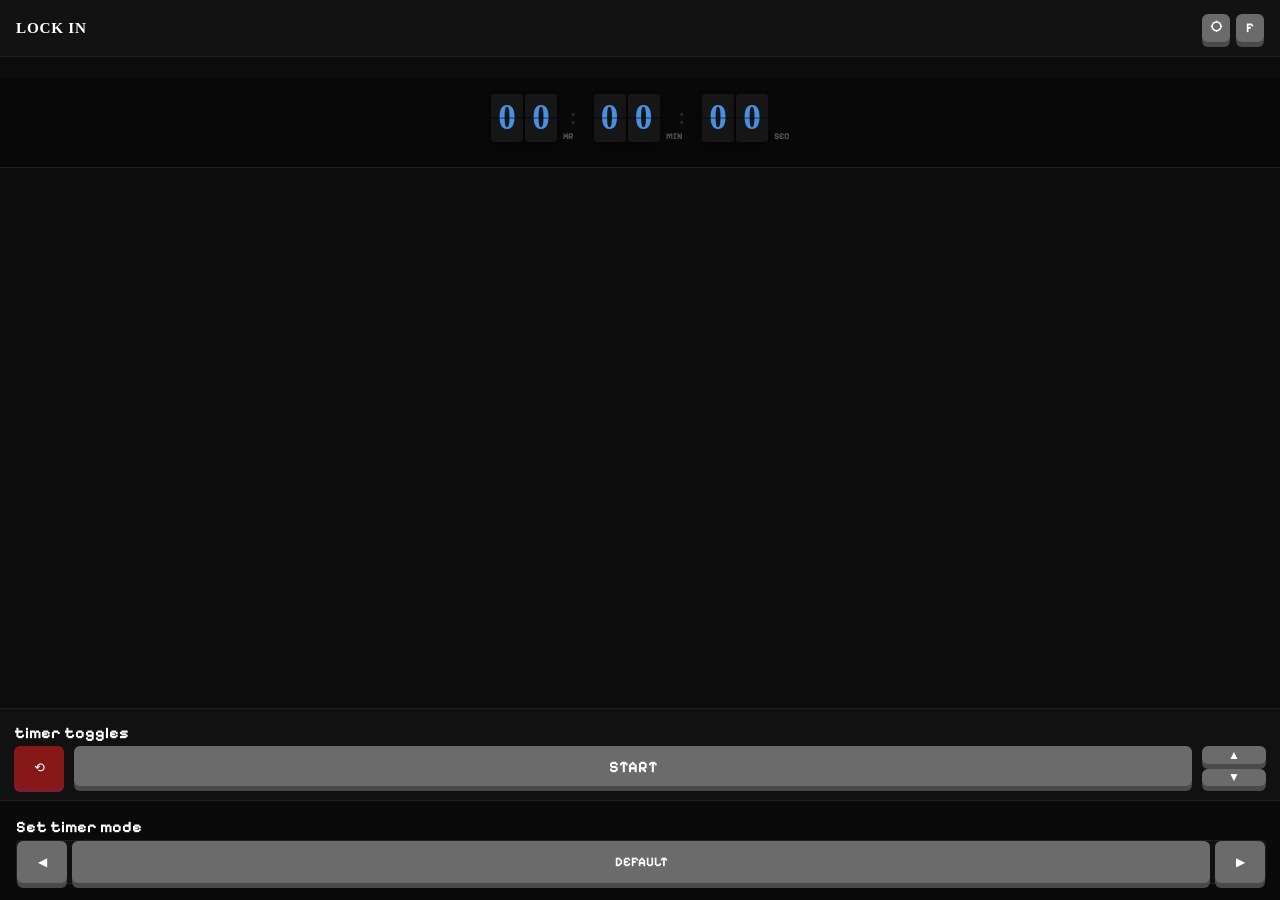
<file: index.html>
<!DOCTYPE html>
<html lang="en">
<head>
    <meta charset="UTF-8">
    <meta name="viewport" content="width=device-width, initial-scale=1.0">
    <link rel="stylesheet" href="style.css">
    <title>Lock In</title>
</head>
<body>

    <div class="announcement hidden">
        <div class="vertical-placement">
            <span class="warning title"></span>
            <hr class="line">
            <p class="description" id="desc_text"></p>
            <button class="dismiss-btn proceed-btn btn-depth">Got it!</button>
        </div>
    </div>
    <div class="tooltip-bubble"></div>
    <!--Main Hub-->
    <main class="main_hub" id="main-view">
        <div class="accessory-container">
            <div class="title-wrapper">
                <h3 class="title">LOCK IN</h3>
            </div>
            <div class="pair-button">
                <button class="Setting-btn button-accessory btn-depth tip "  info-tip="Open a setting menu" aria-label="Open Settings">🌣</button>
                <button class="Feedback-btn button-accessory btn-depth tip " info-tip="Open a feedback tab" aria-label="Open Feedback">F</button>
            </div>
        </div>

        <div class="timer-container">
          
            <div class="overlaying-layer">
                <div class="digits-format-group">
                    <div class="input-pair-group tip" info-tip="Type integer down below [0-9] to modify the hours">
                        <div class="single-digit">
                            <input class="digit hr" id="text1" type="text" inputmode="numeric" min="0" max="9" maxlength="1" value="0">
                        </div>
                        <div class="single-digit">
                            <input class="digit hr" id="text2" type="text" inputmode="numeric" min="0" max="9" maxlength="1" value="0">
                        </div>
                    </div>
                    <span class="digit-txt">hr</span> 
                </div>

                <span class="colon-separator">:</span>    
                
                <div class="digits-format-group">
                    <div class="input-pair-group tip" info-tip="Type integer down below [0-5/9] to modify the minutes">
                        <div class="single-digit">
                            <input class="digit min" id="text3" type="text" inputmode="numeric" min="0" max="5" maxlength="1" value="0">
                        </div>
                        <div class="single-digit">
                            <input class="digit min" id="text4" type="text" inputmode="numeric" min="0" max="9" maxlength="1" value="0">
                        </div>
                    </div>
                    <span class="digit-txt">min</span>
                </div>
                
                <span class="colon-separator">:</span>  

                <div class="digits-format-group">
                    <div class="input-pair-group tip" info-tip="Type integer down below [0-5/9] to modify the seconds">
                        <div class="single-digit">
                            <input class="digit sec" id="text5" type="text" inputmode="numeric" min="0" max="5" maxlength="1" value="0">
                        </div>
                        <div class="single-digit">
                            <input class="digit sec" id="text6" type="text" inputmode="numeric" min="0" max="9" maxlength="1" value="0">
                        </div>
                    </div>
                    <span class="digit-txt">sec</span>
                </div>
            </div>
        </div>

        <div class="pomodoro_space_occupation">
            <div class="pomo-container active-session-mode" id="pomodoro-display-mode">
                <div class="horizontal-placement"> 
                    <div class="vertical-placement">
                        <span class="text-display" id="status-msg">Next break in:</span>
                        <span class="upcoming-time" id="hub-countdown-time">-------</span>
                    </div>
                    <div class="far_right">
                        <span class="text-display">break time at:</span>
                        <span class="clock-time" id="hub-goal-timestamp">-------</span>
                    </div>
                </div>
            </div>

            <div class="pomo-container modifier-session-mode" id="pomodoro-input-mode">
                <div class="horizontal-placement"> 
                    <div class="vertical-placement">
                        <span class="text-display">Break time <br> (in minutes)</span>
                        <input class="pomo_minbr"id="min-break-input" type="text" placeholder="insert" inputmode="numeric" min="0" max="99" maxlength="2">
                    </div>
                    <div class="far_right">
                        <span class="text-display">Work session <br> (in hours)</span>
                        <input class="pomo_hrsession" id="hr-session-input" type="text" placeholder="insert" inputmode="numeric" min="0" max="9" maxlength="1">
                    </div>
                </div>
            </div>
        </div>
        

        <div class="control-panel">
            <div class="pad-up">
                <span class="text-display">timer toggles</span>
            </div>
            <div class="action-row">
                <button class="clear-timer-btn btn-depth common-btn tip" info-tip="Reset the timer values">⟲</button>
                <button class="start-btn btn-depth" id="initiate-start-btn">START</button>
                <div class="step-btn-container">
                    <button class="step-up-btn step-btn btn-depth" aria-label="Increase time">▲</button>
                    <button class="step-down-btn step-btn btn-depth" aria-label="Decrease time">▼</button>
                </div>
                
                
            </div>
            
        </div>

        <div class="mode-container">
            <div class="pad-up">
                <span class="text-display">Set timer mode</span>
            </div>
            <div class="switch-mode-group">
                <button class="nav-cycle-btn btn-depth common-btn" id="mode-left-arrow">◀</button>
                <button class="mode-display-trigger btn-depth common-btn tip" 
                info-tip="Display the current timer mode. Click the pomodoro button to intiate the setup phase." 
                id="mode-center-action">DEFAULT</button>
                <button class="nav-cycle-btn btn-depth common-btn" id="mode-right-arrow">▶</button>

            </div>
        </div>
    </main>

    <!--Setting Tab-->
    <div class="setting_hub hidden" id="settings-view">
        <div class="accessory-container">
            <div class="title-wrapper">
               <h3 class="title">SETTING</h3>
            </div>
            
            <div class="pair-button">
                <button class="Return-btn button-accessory btn-depth" id="settings-close-btn">X</button>
            </div>
        </div>

        <div class="tab-blocker-workspace">

            <!-- Header -->
            <div class="workspace-sub-header">
                <span class="title">TABS BLACKLIST</span>
                
                <br>
                <span class="subheading">Click the refresh button below to reload all your open tabs.</span>
               
                <hr class="setting line">
            </div>

            <!-- Scrollable Tabs List -->
            <div class="tab-scroll-box" id="dynamic-blacklist-stream"></div>

            <!-- Footer Container (Reload + Reset + Toggle) -->
            <div class="tab-btns-container">

                <!-- Left Column: Reload + Reset -->
                <div class="move-left">
                    <div class="vertical-placement">
                        <div class="adjacent horizontal-placement">
                            <span class="text-display">Refresh blacklist tabs</span>
                            <span class="info-icon tip" info-tip="Refreshes the tabs that you last saved">ⓘ</span>
                        </div>   
                        <button class="reload_scan_tabs btn-depth" id="reload-tabs">Refresh</button>
                    </div>

                    <div class="vertical-placement">
                        <span class="text-display">Reset</span>
                        <button class="system-reset-btn btn-depth tip" 
                        info-tip="Reset your last saved blacklist tabs." 
                        id="reset-session-btn">Reset</button>
                    </div>
                </div>

                <!-- Right Column: Toggle -->
                <div class="right-column-row">
                    <span class="footer-label text-display">Enable</span>
                    <label class="switch-latch">
                        <input type="checkbox" class="toggle-for-monitoring toggle-switch" data-target="is_monitor">
                        <span class="slider-rail"></span>
                    </label>
                </div>

            </div>

            <!-- Save Button -->
            <div class="last-row-btn">
                <button class="save-btn btn-depth" aria-label="save blacklist tabs">SAVE</button>
            </div>        
        </div>

        <hr class="setting line">
        <br>

        <h3 class="title p">OTHERS</h3>
        <div class="others-setting-panel pad-up">   
            <div class="horizontal-placement">
                <span class="text-display">Volume</span>    
                <div class="right-column-row">
                    <span class="footer-label text-display">Enable</span>
                    <label class="switch-latch">
                        <input type="checkbox" class="toggle-for-volume toggle-switch" data-target="set_volume">
                        <span class="slider-rail"></span>
                    </label>
                </div>
            </div> 

            <div class="horizontal-placement">
                <span class="text-display">Tooltip helper</span>    
                <div class="right-column-row">
                    <span class="footer-label text-display">Enable</span>
                    <label class="switch-latch">
                        <input type="checkbox" class="toggle-for-tooltip toggle-switch" data-target="set_tooltip">
                        <span class="slider-rail"></span>
                    </label>
                </div>
            </div>

            <div class="horizontal-placement">
                <span class="text-display">Display AM/PM</span>    
                <div class="right-column-row">
                    <span class="footer-label text-display tip" info-tip="Display changes during actual clock time event.">Enable</span>
                    <label class="switch-latch">
                        <input type="checkbox" class="toggle-for-time toggle-switch" data-target="set_standard_time">
                        <span class="slider-rail"></span>
                    </label>
                </div>
            </div>

        </div>
    </div>
    


    <script src="sidepanel.js" type="module" defer></script>
</body>
</html>
</file>
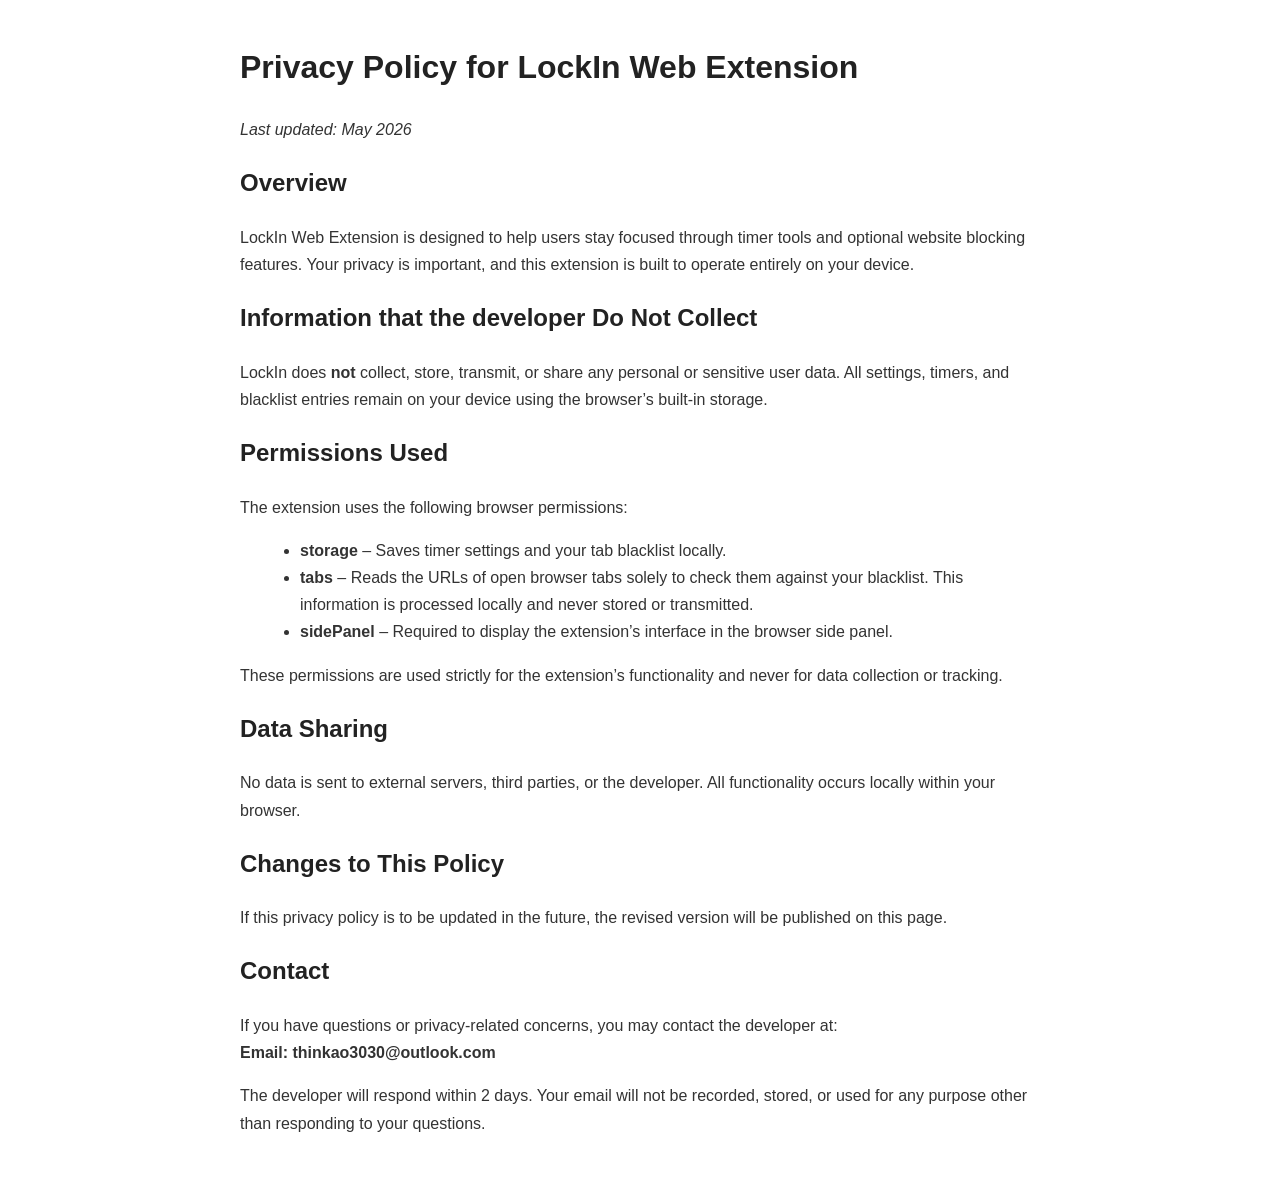
<file: privacy_policy.html>
<!DOCTYPE html>
<html lang="en">
<head>
    <meta charset="UTF-8">
    <title>LockIn Web Extension – Privacy Policy</title>
    <style>
        body {
            font-family: Arial, sans-serif;
            max-width: 800px;
            margin: 40px auto;
            padding: 0 20px;
            line-height: 1.7;
            color: #333;
        }
        h1, h2 {
            color: #222;
        }
        ul {
            margin-left: 20px;
        }
    </style>
</head>
<body>

<h1>Privacy Policy for LockIn Web Extension</h1>
<p><em>Last updated: May 2026</em></p>

<h2>Overview</h2>
<p>
    LockIn Web Extension is designed to help users stay focused through timer tools 
    and optional website blocking features. Your privacy is important, and this extension 
    is built to operate entirely on your device.
</p>

<h2>Information that the developer Do Not Collect</h2>
<p>
    LockIn does <strong>not</strong> collect, store, transmit, or share any personal or 
    sensitive user data. All settings, timers, and blacklist entries remain on your device 
    using the browser’s built‑in storage.
</p>

<h2>Permissions Used</h2>
<p>The extension uses the following browser permissions:</p>
<ul>
    <li><strong>storage</strong> – Saves timer settings and your tab blacklist locally.</li>
    <li><strong>tabs</strong> – Reads the URLs of open browser tabs solely to check them against your blacklist. This information is processed locally and never stored or transmitted.</li>
    <li><strong>sidePanel</strong> – Required to display the extension’s interface in the browser side panel.</li>
</ul>
<p>
    These permissions are used strictly for the extension’s functionality and never for data collection or tracking.
</p>

<h2>Data Sharing</h2>
<p>
    No data is sent to external servers, third parties, or the developer. All functionality 
    occurs locally within your browser.
</p>

<h2>Changes to This Policy</h2>
<p>
    If this privacy policy is to be updated in the future, the revised version will be published on this page.
</p>

<h2>Contact</h2>
<p>
    If you have questions or privacy-related concerns, you may contact the developer at:<br>
    <strong>Email: thinkao3030@outlook.com</strong>
</p>
<p>
    The developer will respond within 2 days. Your email will not be recorded, stored, or used for any purpose other than responding to your questions.
</p>
</body>
</html>
</file>
<file: style.css>
@import url('https://fonts.googleapis.com/css2?family=Pixelify+Sans:wght@400..700&display=swap');

/*=================================================================================================
  Structure presets
  =================================================================================================*/

:root {
  --bg-main: #0c0c0c;
  --bg-panel: #141414;
  --border-line: #1f1f1f; 

  /*hover button*/
  --btn-light-gray: #d9d9d9;
  --btn-gray: #6b6b6b;
  --btn-dark: #4a4a4a;

  /*warning*/
  --btn-warning: #871818;
  --btn-warning-shadow: #821b2f;

  /*text aesthetics*/
  --primary-text: #ffffff;
  --background-text: #555555;
  --default-blue: #4a90e2;
  --failure-red: #cb2727;
  --success-green: #2ebd59;

  /*custom font*/
  --custom-font: 'Pixelify Sans', sans-serif;
  --default-font: 'JetBrains Mono', monospace;

}

/*=================================================================================================
  MAIN HUB LAYOUT
  =================================================================================================*/

html, body {
  margin: 0;
  padding: 0;

  width: 100%;
  height: 100vh;

  overflow: hidden; 
  box-sizing: border-box;

  background-color: var(--bg-main);
  color: var(--primary-text);
}


.main_hub {
  display: flex;
  flex-direction: column;

  width: 100%;

  /*vh (viewport height) and vw (viewport width) adapts regardless of screen or size resolution*/
  height: 100vh;
  max-height: 100vh;

  overflow: hidden;
  box-sizing: border-box;
}



/*--------------------------------------------------------------------------
  ACCESSORY HEADER (Info + Feedback button + title )
  --------------------------------------------------------------------------*/

.accessory-container {
  display: flex;
  flex-shrink: 0;

  justify-content: space-between;
  align-items: center;

  padding: 14px 16px;

  background-color: #121212;
  border-bottom: 1px solid var(--border-line);

  margin-bottom: 20px;
}

.pair-button {
  display: flex;
  gap: 6px;
}

.button-accessory {
  font-family: var(--custom-font);
  font-weight: bold;

  width: 28px;
  height: 28px;
  border-radius: 4px;

  cursor: pointer;
  display: flex;
  align-items: center;
  justify-content: center;
}

/*--------------------------------------------------------------------------
  DIGITS TIMER LAYOUT 
  --------------------------------------------------------------------------*/

.timer-container {
  position: relative;

  display: flex;
  flex-shrink: 0;
  justify-content: center;
  align-items: center;
  
  padding: 20px 8px; 
  background-color: #080808;
  border-bottom: 1px solid var(--border-line); 
}


.pair-digit {
  display: flex;
  gap: 2px; /* Close alignment grid gaps for digits pairs */
}

.single-digit {
  position: relative;
  background-color: #161616;
  border: none;

  width: 32px;  
  height: 48px; 

  display: flex;
  flex-direction: column;

  border-radius: 3px;
  box-shadow: 0 3px 6px rgba(0, 0, 0, 0.4);
  overflow: hidden;

  perspective: 300px; 
}


.overlaying-layer {
  position: relative;

  width: 100%;
  height: 100%;

  display: flex;
  flex-direction: row;
  align-items: center;
  justify-content: center;

  gap: 4px;

  padding: 1px 2px;
  box-sizing: border-box;

  top: -4px;
  z-index: 5;
}

/*EACH DIGITS SECTIONS INCLUDING ITS LABEL
---------------------------------------------------------------------------*/

.digits-format-group {
  display: flex;
  flex-direction: row;
  position: relative;
  gap: 6px;
}

/*TWO DIGITS PAIRS
---------------------------------------------------------------------------*/

.input-pair-group {
  display: flex;
  flex-direction: row;
  gap: 2px;
}

/*DIGIT FRAME
---------------------------------------------------------------------------*/

.single-digit {
  position: relative;

  width: 32px;
  height: 48px;

  color: var(--default-blue);
  overflow: hidden;
}

/* A split divider across the digit. */
.single-digit::before {
  content: '';

  position: absolute;
  left: 0;
  right: 0;
  top: 50%;

  height: 1px;

  background: rgba(0, 0, 0, 0.6);

  transform: translateY(-50%);
  z-index: 6;
}

/*DIGIT TEXTS & INPUTS
---------------------------------------------------------------------------*/

.overlaying-layer .digit {
  width: 32px;
  height: 48px;

  background: transparent;
  border: none;
  outline: none;

  padding: 0;
  margin: 0;

  box-sizing: border-box;

  font-family: var(--timer-font);
  font-size: 2.2rem;
  font-weight: bold;
  line-height: 48px;

  text-align: center;
  color: var(--accent-blue);

  caret-color: transparent;
}

/*LABELS DIGIT FOR HR, MIN, SEC
---------------------------------------------------------------------------*/

.digit-txt {
  font-family: var(--custom-font);
  font-size: 0.56rem;
  font-weight: bold;
  text-transform: uppercase;
  color: var(--background-text);

  display: flex;
  align-items: flex-end;
   z-index: 2;
}


/*COLONS SEPARATOR BETWEEN HR, MIN, SEC FRAME
---------------------------------------------------------------------------*/

.colon-separator {
  display: flex;
  align-items: center;
  justify-content: center;

  font-family: var(--default-font);
  font-size: 1.3rem;
  font-weight: bold;

  position: relative;
  right: 10px;
  z-index: 3;
  color: #262626;
}

/*--------------------------------------------------------------------------
  DIGITS FLIP ANIMATION
  --------------------------------------------------------------------------*/

.single-digit input.digit {
  backface-visibility: hidden;
  transform-style: preserve-3d;
  transition: background-color 0.15s ease;
}

@keyframes flip-page {
    0% {
        transform: rotateX(0deg);
        filter: brightness(1);
    }
    50% {
       
        transform: rotateX(90deg);
        filter: brightness(0.50);
    }
    100% {
        transform: rotateX(0deg);
        filter: brightness(1);
    }
}

.flip-animate {
    animation: flip-page 0.15s cubic-bezier(0.4, 0, 0.2, 1);
    transform-origin: center center; 
}



/* ==========================================================================
   5. MODE TIMER SELECTOR 
   ========================================================================== */

.mode-container {
  flex-shrink: 0;
  padding: 16px 16px;
  background-color: #0a0a0a;
  border-top: 1px solid var(--border-line); 
}
   

/* Left & Right Mechanical Pagination Arrow Anchors */
.nav-cycle-btn {
  display: flex;
  align-items: center;
  justify-content: center;

  border: none;
  cursor: pointer;

  font-size: 0.75rem;
  transition: color 0.15s ease;
}

.mode-display-trigger {
  padding: 8px 0;
  border-radius: 3px;

  flex-grow: 1; 
  margin-left: 5px;
  margin-right: 5px;
}


.mode-display-trigger {

  font-weight: bold;
  font-size: 0.82rem;
  color: var(--primary-text);
  font-family: var(--custom-font);

  cursor: pointer;
  text-align: center;
  text-transform: uppercase;

  background-color: var(--btn-gray);

}

.switch-mode-group {
  display: flex;
  border-radius: 4px;
  background-color: #111111;
  border: 1px solid var(--border-line);
  width: 100%;
}

/*--------------------------------------------------------------------------
  POMODORO MODE
  --------------------------------------------------------------------------*/

.pomodoro_space_occupation {
  display: grid;
  grid-template-columns: 1fr;
  grid-template-rows: auto;
  position: relative;
  width: 100%;
}


.pomo-container {
  background-color: var(--bg-panel);
  border: 1px solid var(--border-line);
  border-radius: 6px;
  padding: 12px 14px;
  margin: 16px;
  box-sizing: border-box;


  z-index: 1;
  /*Forces both the inputs pomodoro and display pomodoro to occupy the same space */
  grid-area: 1 / 1; 
  position: relative;

  will-change: transform, opacity;
}

/*Become active state*/
.pomo-container.active-session-mode {
  display: block;
  
}

.upcoming-time {
  font-family: var(--default-font);
  font-weight: bold;
  font-size: 1.05rem;
  color: var(--background-text);
}

.clock-time {
  font-family: var(--default-font);
  font-weight: bold;
  font-size: 1.05rem;
  color: var(--success-green);
}


/*POMODORO MODE TRANSITIONS STATE ( DISPLAY <--> INPUTS )
  --------------------------------------------------------------------------*/

#pomodoro-display-mode,
#pomodoro-input-mode {
    opacity: 0;
    /* Pushes it down AND slightly flattens the vertical scale on the GPU layer */
    transform: translateY(20px) scaleY(0.95);
    transform-origin: top center; /* Makes it expand downwards naturally */
    visibility: hidden;
    
    overflow: hidden;
    pointer-events: none;

    transition:
      opacity 0.35s ease,
      transform 0.4s cubic-bezier(0.25, 1, 0.5, 1),
      visibility 0s linear 0.35s;
}

#pomodoro-display-mode.visible,
#pomodoro-input-mode.visible {
    opacity: 1;
    transform: translateY(0) scaleY(1);
    visibility: visible;
    pointer-events: auto;

    max-height: 500px;
    z-index: 2;
    transition:
      opacity 0.4s ease,
      transform 0.4s cubic-bezier(0.25, 1, 0.5, 1),
      max-height 0.4s ease,
      visibility 0s linear 0s; 
}


/*POMODORO MODE INPUT STATE
  --------------------------------------------------------------------------*/

#pomodoro-input-mode input {
  width: 55px;
  margin-top: 6px;
  padding: 0;

  background: transparent;
  border: none;
  border-bottom: 2px dashed var(--border-line);

  color: var(--accent-blue);
  font: bold 1.1rem 'JetBrains Mono', monospace;
  text-align: center;

  outline: none;
  box-shadow: none;
}

/* ==========================================================================
    CONTROL STATE
   ========================================================================== */

.control-panel {
  padding: 14px;
  background-color: #111111;
  border-top: 1px solid var(--border-line);
  margin-top: auto; /* Secure anchoring layout forces panels to sit at browser base line */
}


.action-row {
  display: flex;
  gap: 10px;
  height: 40px; 
}


.start-btn {
  flex-grow: 1.2; 
  border: none;
  color: #04140a;
  background-color: var(--success-green);
 
  font-size: 1rem;
  font-weight: bold;
  font-family: var(--custom-font);
  border-radius: 4px;
  cursor: pointer;
}


/*STEPS BUTTON CONTROLS 
  --------------------------------------------------------------------------*/
.step-btn-container {
  display: flex;
  flex-shrink: 0;
  flex-direction: column;

  gap: 5px;
  width: 64px; 
}


.step-btn {
  height: 50%;
  background-color: #1c1c1c;
  color: var(--primary-text);
  font-size: 0.75rem;
  cursor: pointer;
  display: flex;
  align-items: center;
  justify-content: center;
}




/*--------------------------------------------------------------------------
  ELEMENT READJUSTMENT 
  --------------------------------------------------------------------------*/


.horizontal-placement {
  display: flex;
  align-items: center;
  justify-content: space-between;
  width: 100%;
}

.vertical-placement {
  display: flex;
  flex-direction: column;
  gap: 2px;
}

.far_right {
  display: flex;
  flex-direction: column;
  align-items: flex-end;
  gap: 2px;
  text-align: right;
}


.pad-up {
  margin-bottom: 4px;
}

.p {
  margin: 15px 15px;
}

.others-setting-panel
{
  display: flex;
  flex-direction: column;
  gap: 10px;

  margin-top: 5px;
}

.adjacent.horizontal-placement
{
  gap: 2px;
}
/*
 CLEAR TIMER WARNING HUES
--------------------------------------------------------------------------*/

.clear-timer-btn.btn-depth
{
  background-color: var(--btn-warning);
  box-shadow: 0 4px 0 var(--btn-warning-shadow);
}

.clear-timer-btn.btn-depth:hover
{
  box-shadow: 0 4px 0 var(--btn-warning-shadow);
}

.clear-timer-btn.btn-depth:disabled {
    background-color: rgb(171, 62, 62);
}

/*BUTTONS SETTING
--------------------------------------------------------------------------*/

.move-left {
    display: flex;
    gap: 20px;
}

.right-column-row
{
    display: flex;
    align-items: center;
    gap: 10px;
}

.last-row-btn {
    margin-top: 16px;
    display: flex;
    justify-content: center;
}

/* ==========================================================================
    SETTING TAB
   ========================================================================== */

   
#settings-view {
   
    position: absolute;
    top: 0;
    left: 0;
    width: 100%;
    height: 100%;
    display: flex;
    flex-direction: column;
    background-color: var(--bg-panel);

    z-index: 20; 
    padding: 16px;
    box-sizing: border-box;
    
    /* Animation: Sliding into frame from the right */
    transition: transform 0.3s cubic-bezier(0.16, 1, 0.3, 1);
}

#settings-view.hidden {
    transform: translateX(100%); /* Sliding out from the frame to the right. */
    pointer-events: none;       
}

/*
--------------------------------------------------------------------------
 TAB CONTROLLERS
--------------------------------------------------------------------------*/

.tab-scroll-box {
    flex: 1;
    overflow-y: scroll;
    max-height: calc(5 * 48px);
    border: 1px solid var(--border-line);
    border-radius: 4px;
    margin: 20px 0;
    background: rgba(0,0,0,0.2);
}

/*individuals container for each tabs*/
.tab-item-box {
    display: flex;
    align-items: center;
    justify-content: space-between;

    padding: 8px 12px;
    border-bottom: 1px solid var(--border-line);
}

/*INDIVIDUAL TAB CONTAINER ELEMENTS
--------------------------------------------------------------------------*/
.tab-meta {
    display: flex;
    align-items: center;
    gap: 10px;
}

.site-favicon {
    width: 18px;
    height: 18px;
    border-radius: 3px;
}

.domain-brand {
    font-size: 14px;
    color: var(--primary-text);
}

/*TAB SCROLLER
--------------------------------------------------------------------------*/

.tab-scroll-box::-webkit-scrollbar {
    width: 8px;
}

.tab-scroll-box::-webkit-scrollbar-button {
    display: none;
}

.tab-scroll-box::-webkit-scrollbar-track {
    background: var(--btn-dark);
    border-radius: 10px;
 
}

.tab-scroll-box::-webkit-scrollbar-thumb {
    background: var(--btn-light-gray);
    border-radius: 10px;
    border: 2px solid rgba(0,0,0,0.2);
}


.tab-btns-container {
  display: flex;
  align-items: center;
  justify-content: space-between;
  
  margin-top: 12px;
  padding: 10px 0;
}

/*SAVE CHANGES BUTTON 
--------------------------------------------------------------------------*/

.save-btn {
    width: 100%;
    height: 40px;
    color: var(--primary-text);
    border: none;
    border-radius: 4px;
    font-weight: bold;
    cursor: pointer;
}

.save-btn.btn-depth {
    background-color: var(--success-green);
    box-shadow: 0 6px 0 #0e572a;
    
}

.save-btn.btn-depth:hover {
  box-shadow: 0 3px 0 #0e572a;
}

/*BUTTONS ROWS
--------------------------------------------------------------------------*/

#reset-session-btn, #reload-tabs
{
  font-size: 14px;
  font-weight:bold;
  height: 30px;
}

/*INFO ICON
--------------------------------------------------------------------------*/

.info-icon
{
  font-size: 10px;
  font-weight: bold;
}

.info-icon:hover
{
  color: var(--default-blue);
  transition: color 0.05s ease-in-out;
}
/* ==========================================================================
    3D DEPTH BUTTON 
   ========================================================================== */


.btn-depth {
    background-color: var(--btn-gray);
    color: white;
    border: none;
    border-radius: 6px;
    cursor: pointer;
    box-shadow: 0 5px 0 var(--btn-dark);
    transition: transform 0.1s, box-shadow 0.1s;
    display: flex;
    align-items: center;
    justify-content: center;
}


/*3D BUTTON ANIMATION
  --------------------------------------------------------------------------*/

.btn-depth:hover {
    transform: translateY(2px);
    box-shadow: 0 2px 0 var(--btn-dark);
}

.btn-depth:active {
    transform: translateY(4px);
    box-shadow: none;
}


/*3D BUTTON DISABLED 
  --------------------------------------------------------------------------*/

.btn-pressed {
  transform: translateY(4px);
  box-shadow: none;
}

.btn-depth:disabled {
    background-color: gray;
    cursor: not-allowed;
    box-shadow: none;
    transform: translateY(4px);
    opacity: 0.6; 
}

.btn-depth:disabled:hover,
.btn-depth:disabled:active {
    transform: translateY(4px);
    box-shadow: none;
}

/*--------------------------------------------------------------------------
  SLIDE TOGGLE
  --------------------------------------------------------------------------*/



/* 1. Hide default checkbox */
.switch-latch input {
    opacity: 0;
    width: 0;
    height: 0;
}

/* 2. The Rail (Track) */
.switch-latch {
    position: relative;
    display: inline-block;
    width: 44px;
    height: 22px;
}

.slider-rail {
    position: absolute;
    cursor: pointer;
    top: 0;
    left: 0;
    right: 0;
    bottom: 0;
    background-color: var(--btn-dark); /* Grey when OFF */
    transition: .4s;
    border-radius: 22px; /* Makes it fully rounded */
}

/* 3. The Knob */
.slider-rail:before {
    position: absolute;
    content: "";
    height: 16px;
    width: 16px;
    left: 3px;
    bottom: 3px;
    background-color: white;
    transition: .4s;
    border-radius: 50%; /* Perfect circle */
}

/* 4. Active State (When checked) */
.switch-latch input:checked + .slider-rail {
    background-color: var(--success-green); /* Green when ON */
}

.switch-latch input:checked + .slider-rail:before {
    transform: translateX(22px); /* Slides to the right */
}


/* ==========================================================================
    ANNOUNCEMENT FLOATING MESSAGE
   ========================================================================== */

.announcement {
    position: absolute; 
    top: 0;
    left: 0;
    width: 100%;
    height: 100%;
    
    display: flex;
    justify-content: center;
    align-items: center;
    
    background-color: rgba(0, 0, 0, 0.6); 
    
    z-index: 55; 

    opacity: 1;
    visibility: visible;
    transition: opacity 0.25s ease, visibility 0.25s ease;
}

.announcement.hidden {
    opacity: 0;
    visibility: hidden;
    pointer-events: none;
}

/*
   ANNOUCEMENT TEXTS
  --------------------------------------------------------------------------*/


/* Modal Title Typographic Styles */
.announcement .title {
    font-weight: bold;
    font-size: 1.1rem;

    font-family: var(--custom-font);
    color: var(--failure-red); 

    text-transform: uppercase;
    display: block;

    margin-bottom: 10px;
}

.announcement .description {
    font-size: 0.9rem;
    color: var(--primary-text);
    margin: 0;
    line-height: 1.4;
}

/* Inner Dialog Content Frame Box */
.announcement .vertical-placement {
    background-color: var(--bg-panel, #1a1a1a);
    padding: 20px;
    width: 80%; /* Takes up standard inner column width proportion */
    max-width: 280px;
    text-align: center;
    box-shadow: 0 10px 25px rgba(0, 0, 0, 0.5); /* Deep physical drop shadow layer */
}


.line {
    opacity: 0.2;
    margin-top: 8px;
    margin-bottom: 14px;
    width: 100%;
}

.dismiss-btn
{
  font-family: var(--custom-font);
  font-weight: bold;
  margin-top: 15px;
  left: 0;
  height: 40px;
}


/* ==========================================================================
    TOOLTIP HELPS FLOATING MESSAGE
   ========================================================================== */

.tooltip-bubble {
    display: none;
    position: fixed;
    top: 0;
    left: 0;
    opacity: 0;
    padding: 6px 10px;
    font-size: 12px;
    border-radius: 6px;
    pointer-events: none;
    
    
    max-width: 300px;        /* Set maximum width to contains the length of characters */
    word-wrap: break-word;   /* Breaks long words if they exceed the max-width limits */
    white-space: normal;    
    
   
    transform: translate(-50%, -120%); 
    transition: opacity 0.15s ease;
    background: rgba(0, 0, 0, 0.85);
    color: var(--primary-text);
    z-index: 500;
}

/*--------------------------------------------------------------------------
  MISCANCELLOUS 
  --------------------------------------------------------------------------*/


.display-msg {
  font-family: var(--custom-font);
  font-size: 0.7rem;
  text-transform: uppercase;
  letter-spacing: 0.04em;
  color: #777777;
  font-weight: bold;
}

.common-btn
{
  width: 50px;
  height: 42px;
}

.title-wrapper {
  display: flex;
  align-items: center;
  gap: 6px;
}

.title {
  font-size: 0.95rem;
  font-weight: bold;
  letter-spacing: 0.05em;
  margin: 0;
}

.warning.title
{
  font-size: 1.3rem;
}

.setting.line
{
  margin-top: 16px;
  margin-bottom: -10px;
}

.text-display
{
  font-family: var(--custom-font);
  font-weight: bold;
}
</file>
